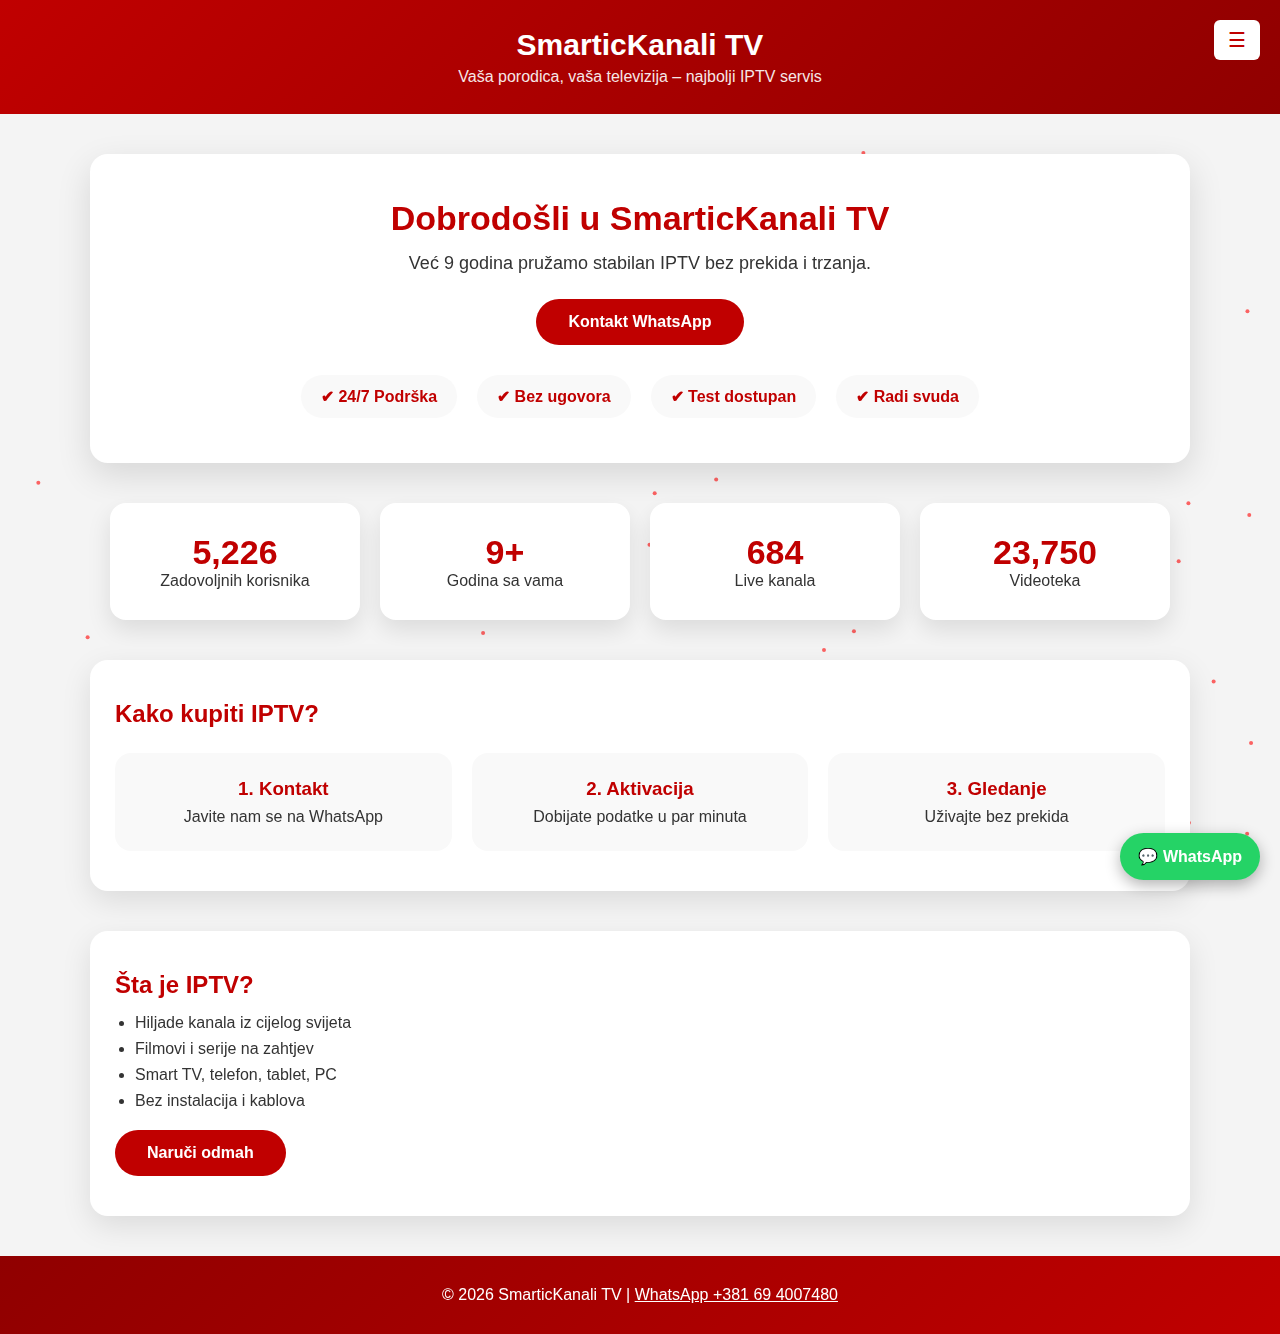
<file: index.html>
<!DOCTYPE html>
<html lang="bs">
<head>
<meta charset="UTF-8">
<meta name="viewport" content="width=device-width, initial-scale=1.0">

<title>SmarticKanali TV | Najbolji IPTV servis</title>

<meta name="description" content="SmarticKanali TV – preko 2100 live kanala, 75.000+ filmova i serija. Stabilan IPTV servis već 9 godina.">
<meta name="keywords" content="IPTV, SmarticKanali, IPTV Balkan, TV kanali, IPTV BiH">
<meta name="author" content="SmarticKanali TV">

<style>
:root{
  --red:#c00000;
  --dark:#900000;
  --light:#ffffff;
  --bg:#f4f4f4;
}

*{margin:0;padding:0;box-sizing:border-box;font-family:Arial,Helvetica,sans-serif;}

body{
  background:var(--bg);
  color:#333;
  overflow-x:hidden;
}

canvas#tech-bg{
  position:fixed;
  inset:0;
  z-index:-1;
}

/* HEADER */
header{
  background:linear-gradient(135deg,var(--red),var(--dark));
  color:#fff;
  padding:28px 20px;
  text-align:center;
  position:relative;
}

header h1{font-size:30px;margin-bottom:6px;}
header p{opacity:.9}

.menu-toggle{
  position:absolute;
  top:20px;
  right:20px;
  background:#fff;
  color:var(--red);
  border:none;
  padding:8px 14px;
  border-radius:6px;
  font-size:20px;
}

/* MENU */
.overlay{
  height:100%;
  width:0;
  position:fixed;
  z-index:10;
  top:0;left:0;
  background:rgba(192,0,0,.97);
  overflow-x:hidden;
  transition:.4s;
  padding-top:60px;
  text-align:center;
}

.overlay a{
  display:block;
  color:#fff;
  padding:12px;
  font-size:22px;
  text-decoration:none;
}

.overlay a:hover{background:rgba(255,255,255,.15);}
.closebtn{
  position:absolute;
  top:15px;
  right:25px;
  font-size:40px;
}

/* HERO */
.hero{
  background:#fff;
  max-width:1100px;
  margin:40px auto;
  padding:45px 25px;
  text-align:center;
  border-radius:18px;
  box-shadow:0 12px 35px rgba(0,0,0,.12);
}

.hero h1{color:var(--red);font-size:34px;margin-bottom:15px;}
.hero p{font-size:18px;margin-bottom:25px;}

.btn{
  display:inline-block;
  background:var(--red);
  color:#fff;
  padding:14px 32px;
  border-radius:30px;
  font-weight:bold;
  text-decoration:none;
}
.btn:hover{background:var(--dark);}

/* TRUST */
.trust{
  display:flex;
  justify-content:center;
  flex-wrap:wrap;
  gap:20px;
  margin-top:30px;
}
.trust div{
  background:#f9f9f9;
  padding:12px 20px;
  border-radius:30px;
  font-weight:bold;
  color:var(--red);
}

/* COUNTERS */
.counters{
  max-width:1100px;
  margin:0 auto 40px;
  padding:0 20px;
  display:grid;
  grid-template-columns:repeat(auto-fit,minmax(200px,1fr));
  gap:20px;
}

.counter-box{
  background:#fff;
  padding:30px;
  text-align:center;
  border-radius:16px;
  box-shadow:0 10px 25px rgba(0,0,0,.1);
}

.counter-box h2{font-size:34px;color:var(--red);}

/* CONTENT */
.content{
  max-width:1100px;
  margin:0 auto 40px;
  background:#fff;
  padding:40px 25px;
  border-radius:18px;
  box-shadow:0 10px 30px rgba(0,0,0,.1);
}

.content h2{color:var(--red);margin-bottom:15px;}
.content ul{margin-left:20px;margin-bottom:20px;}
.content li{margin-bottom:8px;}

/* STEPS */
.steps{
  display:grid;
  grid-template-columns:repeat(auto-fit,minmax(220px,1fr));
  gap:20px;
  margin-top:25px;
}
.step{
  background:#f9f9f9;
  padding:25px;
  border-radius:16px;
  text-align:center;
}
.step h3{color:var(--red);margin-bottom:8px;}

/* FOOTER */
footer{
  background:linear-gradient(135deg,var(--dark),var(--red));
  color:#fff;
  text-align:center;
  padding:30px 20px;
}
footer a{color:#fff;text-decoration:underline;}

/* WHATSAPP */
.whatsapp{
  position:fixed;
  bottom:20px;
  right:20px;
  background:#25D366;
  color:#fff;
  padding:14px 18px;
  border-radius:50px;
  text-decoration:none;
  font-weight:bold;
  box-shadow:0 5px 15px rgba(0,0,0,.3);
  z-index:20;
}

@media(max-width:600px){
  header h1{font-size:24px;}
  .hero h1{font-size:26px;}
}
</style>
</head>

<body>

<canvas id="tech-bg"></canvas>

<header>
  <h1>SmarticKanali TV</h1>
  <p>Vaša porodica, vaša televizija – najbolji IPTV servis</p>
  <button class="menu-toggle" onclick="openNav()">☰</button>
</header>

<div id="myNav" class="overlay">
  <a href="javascript:void(0)" class="closebtn" onclick="closeNav()">×</a>
  <a href="index.html">Početna</a>
  <a href="cjenovnik.html">Cijene i akcije</a>
  <a href="top15.html">Top 30</a>
  <a href="komentari.html">Komentari</a>
  <a href="tim.html">Postani dio tima</a>
  <a href="onama.html">O nama</a>
  <a href="kontakt.html">Kontakt</a>
  <a href="placanje.html">Plaćanje</a>
  <a href="kako-da-gledas.html">Kako da gledaš</a>
  <a href="aplikacije.html">Aplikacije</a>
</div>

<section class="hero">
  <h1>Dobrodošli u SmarticKanali TV</h1>
  <p>Već 9 godina pružamo stabilan IPTV bez prekida i trzanja.</p>
  <a class="btn" href="https://wa.me/381694007480">Kontakt WhatsApp</a>

  <div class="trust">
    <div>✔ 24/7 Podrška</div>
    <div>✔ Bez ugovora</div>
    <div>✔ Test dostupan</div>
    <div>✔ Radi svuda</div>
  </div>
</section>

<section class="counters">
  <div class="counter-box"><h2 class="counter" data-target="16000">0</h2><p>Zadovoljnih korisnika</p></div>
  <div class="counter-box"><h2 class="counter" data-target="9">0</h2><p>Godina sa vama</p></div>
  <div class="counter-box"><h2 class="counter" data-target="2100">0</h2><p>Live kanala</p></div>
  <div class="counter-box"><h2 class="counter" data-target="75000">0</h2><p>Videoteka</p></div>
</section>

<section class="content">
  <h2>Kako kupiti IPTV?</h2>
  <div class="steps">
    <div class="step"><h3>1. Kontakt</h3><p>Javite nam se na WhatsApp</p></div>
    <div class="step"><h3>2. Aktivacija</h3><p>Dobijate podatke u par minuta</p></div>
    <div class="step"><h3>3. Gledanje</h3><p>Uživajte bez prekida</p></div>
  </div>
</section>

<section class="content">
  <h2>Šta je IPTV?</h2>
  <ul>
    <li>Hiljade kanala iz cijelog svijeta</li>
    <li>Filmovi i serije na zahtjev</li>
    <li>Smart TV, telefon, tablet, PC</li>
    <li>Bez instalacija i kablova</li>
  </ul>
  <a class="btn" href="https://wa.me/381694007480">Naruči odmah</a>
</section>

<footer>
  <p>&copy; 2026 SmarticKanali TV |
  <a href="https://wa.me/381694007480">WhatsApp +381 69 4007480</a></p>
</footer>

<a class="whatsapp" href="https://wa.me/381694007480">💬 WhatsApp</a>

<script>
function openNav(){myNav.style.width="100%";}
function closeNav(){myNav.style.width="0";}

document.querySelectorAll('.counter').forEach(c=>{
 let t=+c.dataset.target,i=0;
 let s=setInterval(()=>{i+=Math.ceil(t/120);c.textContent=i>=t?t+"+":i.toLocaleString();if(i>=t)clearInterval(s)},20);
});

// CANVAS
const canvas=document.getElementById('tech-bg'),ctx=canvas.getContext('2d');
function resize(){canvas.width=innerWidth;canvas.height=innerHeight;}
resize();addEventListener('resize',resize);
let p=[];for(let i=0;i<80;i++)p.push({x:Math.random()*innerWidth,y:Math.random()*innerHeight,vx:Math.random()-.5,vy:Math.random()-.5});
(function a(){ctx.clearRect(0,0,canvas.width,canvas.height);p.forEach(e=>{e.x+=e.vx;e.y+=e.vy;if(e.x<0||e.x>canvas.width)e.vx*=-1;if(e.y<0||e.y>canvas.height)e.vy*=-1;ctx.fillStyle="rgba(255,0,0,.6)";ctx.beginPath();ctx.arc(e.x,e.y,2,0,6.28);ctx.fill();});requestAnimationFrame(a)})();
</script>

</body>
</html>
</file>
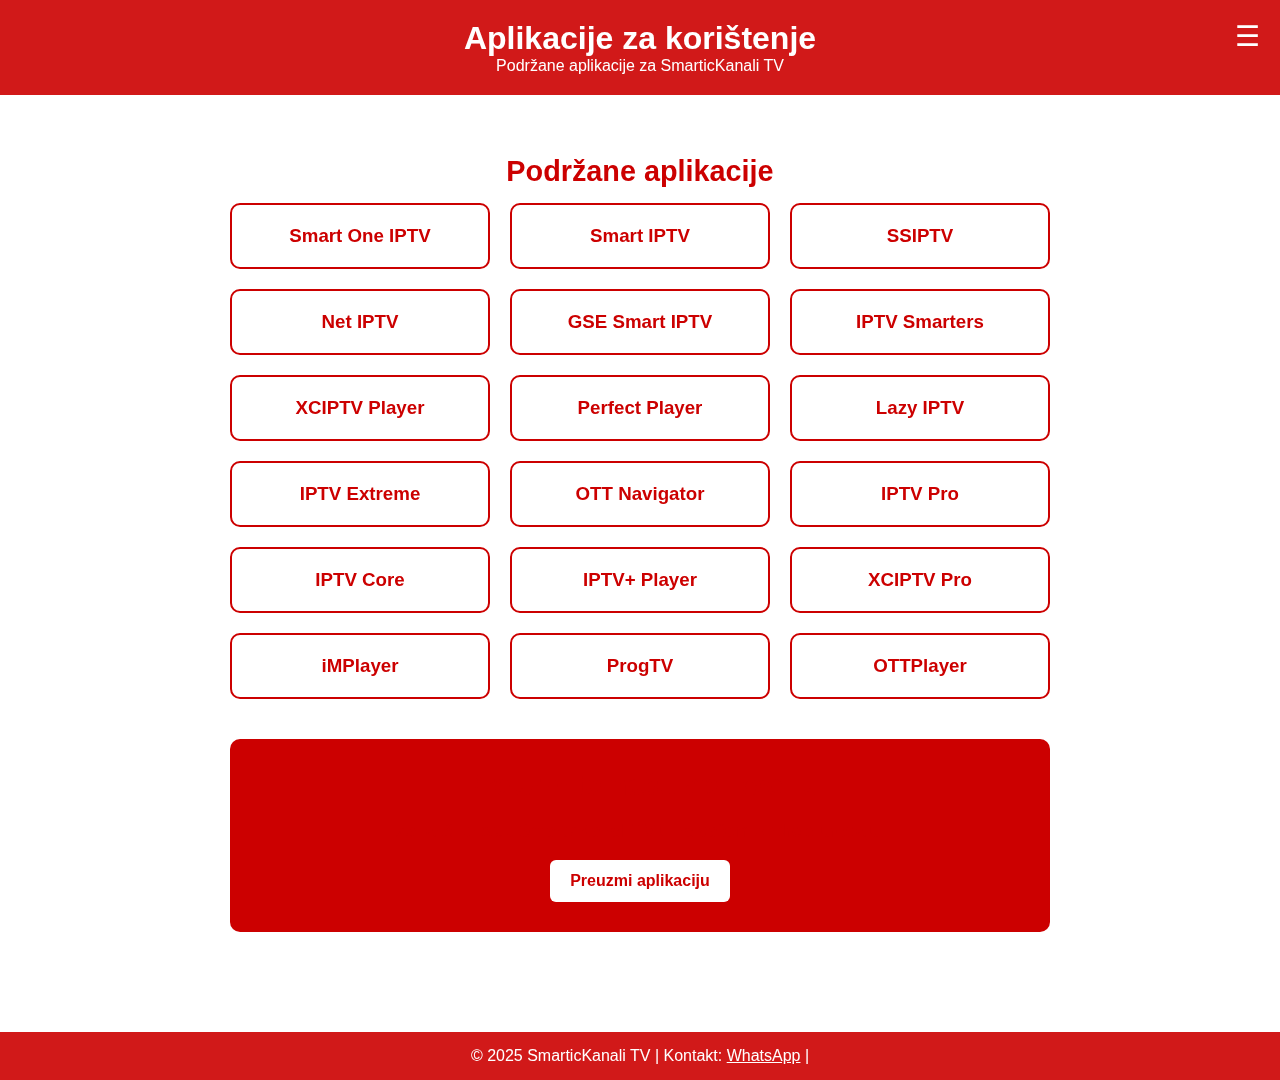
<file: aplikacije.html>
<!DOCTYPE html>
<html lang="bs">
<head>
  <meta charset="UTF-8">
  <meta name="viewport" content="width=device-width, initial-scale=1.0">
  <title>Aplikacije za korištenje - SmarticKanali TV</title>
  <link rel="stylesheet" href="style.css">
  <style>
    /* Dodatni stil samo za aplikacije – crveno/bijela tema */
    .container {
      max-width: 1100px;
      margin: 40px auto;
      padding: 0 20px;
      position: relative;
      z-index: 1;
    }
    h2 {
      text-align: center;
      color: #c00;                /* crveni naslov */
      margin-bottom: 20px;
    }
    .grid {
      display: grid;
      grid-template-columns: repeat(auto-fit, minmax(220px,1fr));
      gap: 20px;
    }
    .card {
      background: #fff;           /* bijela kartica */
      color: #c00;                /* crveni tekst */
      border: 2px solid #c00;
      border-radius: 10px;
      padding: 20px;
      text-align: center;
      transition: .3s;
    }
    .card:hover {
      transform: translateY(-5px);
      background: #ffe5e5;        /* blago crveno na hover */
    }
    .card h3 {
      margin-top: 0;
      color: #c00;
    }
    .highlight {
      background: #c00;
      color: #fff;
      border-radius: 10px;
      padding: 30px 20px;
      text-align: center;
      margin: 40px 0;
    }
    .highlight a.btn {
      display: inline-block;
      margin-top: 15px;
      padding: 12px 20px;
      background: #fff;
      color: #c00;
      text-decoration: none;
      border-radius: 6px;
      font-weight: bold;
    }
    .highlight a.btn:hover {
      background: #f5f5f5;
      color: #a00;
    }
  </style>
</head>
<body>

  <!-- Canvas za animiranu pozadinu -->
  <canvas id="tech-bg"></canvas>

  <header>
    <h1>Aplikacije za korištenje</h1>
    <p>Podržane aplikacije za SmarticKanali TV</p>
    <button class="menu-toggle" onclick="openNav()">☰</button>
  </header>

  <!-- Overlay meni -->
  <div id="myNav" class="overlay">
    <a href="javascript:void(0)" class="closebtn" onclick="closeNav()">×</a>
    <a href="index.html">Početna</a>
    <a href="cjenovnik.html">Cijene i akcije</a>
    <a href="top15.html">Top 15</a>
    <a href="komentari.html">Komentari</a>
    <a href="tim.html">Postani dio tima</a>
    <a href="onama.html">O nama</a>
    <a href="kontakt.html">Kontakt</a>
    <a href="placanje.html">Plaćanje</a>
    <a href="kako-da-gledas.html">Kako da gledaš</a>
    <a href="aplikacije.html">Aplikacije za korištenje</a>
  </div>

  <section class="content">
    <div class="container">
      <h2>Podržane aplikacije</h2>
      <div class="grid">
        <div class="card"><h3>Smart One IPTV</h3></div>
        <div class="card"><h3>Smart IPTV</h3></div>
        <div class="card"><h3>SSIPTV</h3></div>
        <div class="card"><h3>Net IPTV</h3></div>
        <div class="card"><h3>GSE Smart IPTV</h3></div>
        <div class="card"><h3>IPTV Smarters</h3></div>
        <div class="card"><h3>XCIPTV Player</h3></div>
        <div class="card"><h3>Perfect Player</h3></div>
        <div class="card"><h3>Lazy IPTV</h3></div>
        <div class="card"><h3>IPTV Extreme</h3></div>
        <div class="card"><h3>OTT Navigator</h3></div>
        <div class="card"><h3>IPTV Pro</h3></div>
        <div class="card"><h3>IPTV Core</h3></div>
        <div class="card"><h3>IPTV+ Player</h3></div>
        <div class="card"><h3>XCIPTV Pro</h3></div>
        <div class="card"><h3>iMPlayer</h3></div>
        <div class="card"><h3>ProgTV</h3></div>
        <div class="card"><h3>OTTPlayer</h3></div>
      </div>

      <div class="highlight">
        <h2>Preuzmite našu aplikaciju</h2>
        <p>Za lakši pristup SmarticKanali TV-u na vašem Android uređaju.</p>
        <a class="btn" href="https://www.google.com/amp/s/apkpure.com/geniuses-player-pro/com.geniusesplayerpro.geniusesplayerproiptvbox/amp" target="_blank">
          Preuzmi aplikaciju
        </a>
      </div>
    </div>
  </section>

  <footer>
    <p>&copy; 2025 SmarticKanali TV | Kontakt:
      <a href="https://wa.me/4915755749502">WhatsApp</a> |

    </p>
  </footer>

  <!-- JS -->
  <script>
    function openNav(){ document.getElementById("myNav").style.width="100%"; }
    function closeNav(){ document.getElementById("myNav").style.width="0%"; }

    // Canvas particles – zadržano iz originala
    const canvas = document.getElementById('tech-bg');
    const ctx = canvas.getContext('2d');
    let width = canvas.width = window.innerWidth;
    let height = canvas.height = window.innerHeight;

    window.addEventListener('resize', () => {
      width = canvas.width = window.innerWidth;
      height = canvas.height = window.innerHeight;
    });

    const particleCount = 80;
    const particles = [];
    const icons = [];
    const iconUrls = [
      'https://cdn-icons-png.flaticon.com/32/1087/1087863.png',
      'https://cdn-icons-png.flaticon.com/32/4140/4140048.png',
      'https://cdn-icons-png.flaticon.com/32/715/715676.png'
    ];
    const iconImgs = iconUrls.map(src => { const i = new Image(); i.src=src; return i; });

    class Particle {
      constructor(){
        this.x=Math.random()*width;
        this.y=Math.random()*height;
        this.size=Math.random()*2+1;
        this.speedX=Math.random()*1-0.5;
        this.speedY=Math.random()*1-0.5;
      }
      update(){
        this.x+=this.speedX;
        this.y+=this.speedY;
        if(this.x>width)this.x=0;
        if(this.x<0)this.x=width;
        if(this.y>height)this.y=0;
        if(this.y<0)this.y=height;
      }
      draw(){
        ctx.fillStyle='rgba(204,0,0,0.7)';    // crvene čestice
        ctx.beginPath();
        ctx.arc(this.x,this.y,this.size,0,Math.PI*2);
        ctx.fill();
      }
    }

    class Icon {
      constructor(img){
        this.img=img;
        this.x=Math.random()*width;
        this.y=Math.random()*height;
        this.size=32+Math.random()*16;
        this.speedX=Math.random()*1-0.5;
        this.speedY=Math.random()*1-0.5;
      }
      update(){
        this.x+=this.speedX;
        this.y+=this.speedY;
        if(this.x>width)this.x=0;
        if(this.x<0)this.x=width;
        if(this.y>height)this.y=0;
        if(this.y<0)this.y=height;
      }
      draw(){ ctx.drawImage(this.img,this.x,this.y,this.size,this.size); }
    }

    for(let i=0;i<particleCount;i++) particles.push(new Particle());
    for(let i=0;i<20;i++) icons.push(new Icon(iconImgs[Math.floor(Math.random()*iconImgs.length)]));

    function animate(){
      ctx.clearRect(0,0,width,height);
      particles.forEach(p=>{p.update();p.draw();});
      for(let i=0;i<particles.length;i++){
        for(let j=i+1;j<particles.length;j++){
          let dx=particles[i].x-particles[j].x;
          let dy=particles[i].y-particles[j].y;
          let dist=Math.sqrt(dx*dx+dy*dy);
          if(dist<100){
            ctx.strokeStyle='rgba(204,0,0,0.1)'; // linije u crvenoj nijansi
            ctx.lineWidth=1;
            ctx.beginPath();
            ctx.moveTo(particles[i].x,particles[i].y);
            ctx.lineTo(particles[j].x,particles[j].y);
            ctx.stroke();
          }
        }
      }
      icons.forEach(ic=>{ic.update();ic.draw();});
      requestAnimationFrame(animate);
    }
    animate();
  </script>

</body>
</html>
</file>
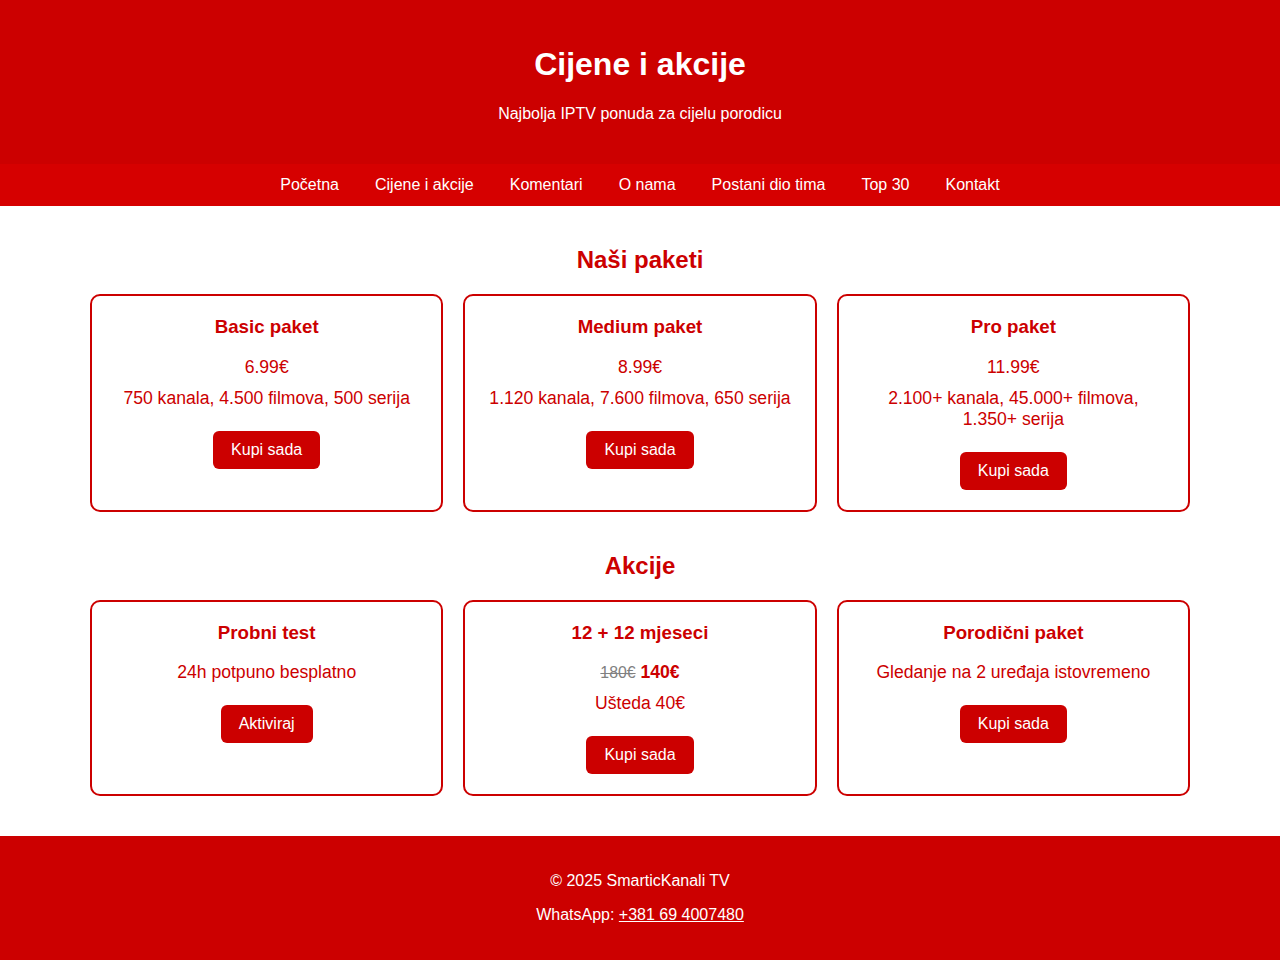
<file: cjenovnik.html>
<!DOCTYPE html>
<html lang="bs">
<head>
  <meta charset="UTF-8">
  <meta name="viewport" content="width=device-width, initial-scale=1.0">
  <title>Cijene i akcije - SmarticKanali TV</title>
  <style>
    body { margin:0; font-family:Arial,sans-serif; background:#fff; color:#c00; }
    header { background:#c00; color:#fff; padding:25px; text-align:center; }

    /* Navigacija */
    nav { background:#d60000; display:flex; justify-content:center; flex-wrap:wrap; }
    nav a { color:#fff; text-decoration:none; padding:12px 18px; display:block; }
    nav a:hover { background:#ffe5e5; color:#c00; }

    /* Hamburger meni */
    .menu-toggle {
      display:none;
      flex-direction:column;
      cursor:pointer;
      padding:10px;
      position:absolute;
      top:20px;
      right:20px;
    }
    .menu-toggle div {
      width:30px;
      height:4px;
      background:#fff;
      margin:5px 0;
      transition:0.3s;
    }

    /* Mobile prikaz */
    @media (max-width:768px) {
      nav {
        display:none;
        flex-direction:column;
        text-align:center;
      }
      nav.active { display:flex; }
      .menu-toggle { display:flex; }
    }

    .container { max-width:1100px; margin:40px auto; padding:0 20px; }
    h2 { text-align:center; color:#c00; margin-bottom:20px; }
    .grid { display:grid; grid-template-columns:repeat(auto-fit, minmax(280px,1fr)); gap:20px; }
    .card { background:#fff; border:2px solid #c00; border-radius:10px; padding:20px; text-align:center; transition:.3s; }
    .card:hover { transform:translateY(-5px); }
    .card h3 { margin-top:0; color:#c00; }
    .card p { margin:10px 0; font-size:1.1em; }
    .old-price { text-decoration:line-through; color:gray; font-size:0.9em; }
    .btn { display:inline-block; margin-top:12px; padding:10px 18px; background:#c00; color:#fff; text-decoration:none; border-radius:6px; }
    .btn:hover { background:#a00; }
    footer { background:#c00; color:#fff; text-align:center; padding:20px; margin-top:40px; }
    footer a { color:#fff; text-decoration:underline; }
  </style>
</head>
<body>
  <header>
    <h1>Cijene i akcije</h1>
    <p>Najbolja IPTV ponuda za cijelu porodicu</p>

    <!-- Hamburger dugme -->
    <div class="menu-toggle" onclick="toggleMenu()">
      <div></div>
      <div></div>
      <div></div>
    </div>
  </header>

  <nav id="navbar">
    <a href="index.html">Početna</a>
    <a href="cjenovnik.html">Cijene i akcije</a>
    <a href="komentari.html">Komentari</a>
    <a href="onama.html">O nama</a>
    <a href="tim.html">Postani dio tima</a>
    <a href="top15.html">Top 30</a>
    <a href="kontakt.html">Kontakt</a>
  </nav>

  <div class="container">
    <h2>Naši paketi</h2>
    <div class="grid">
      <div class="card">
        <h3>Basic paket</h3>
        <p>6.99€</p>
        <p>750 kanala, 4.500 filmova, 500 serija</p>
        <a class="btn" href="https://wa.me/381694007480">Kupi sada</a>
      </div>
      <div class="card">
        <h3>Medium paket</h3>
        <p>8.99€</p>
        <p>1.120 kanala, 7.600 filmova, 650 serija</p>
        <a class="btn" href="https://wa.me/381694007480">Kupi sada</a>
      </div>
      <div class="card">
        <h3>Pro paket</h3>
        <p>11.99€</p>
        <p>2.100+ kanala, 45.000+ filmova, 1.350+ serija</p>
        <a class="btn" href="https://wa.me/381694007480">Kupi sada</a>
      </div>
    </div>

    <h2 style="margin-top:40px;">Akcije</h2>
    <div class="grid">
      <div class="card">
        <h3>Probni test</h3>
        <p>24h potpuno besplatno</p>
        <a class="btn" href="https://wa.me/381694007480">Aktiviraj</a>
      </div>
      <div class="card">
        <h3>12 + 12 mjeseci</h3>
        <p><span class="old-price">180€</span> <strong>140€</strong></p>
        <p>Ušteda 40€</p>
        <a class="btn" href="https://wa.me/381694007480">Kupi sada</a>
      </div>
      <div class="card">
        <h3>Porodični paket</h3>
        <p>Gledanje na 2 uređaja istovremeno</p>
        <a class="btn" href="https://wa.me/381694007480">Kupi sada</a>
      </div>
    </div>
  </div>

  <footer>
    <p>&copy; 2025 SmarticKanali TV</p>
    <p>WhatsApp: <a href="https://wa.me/381694007480">+381 69 4007480</a></p>
  </footer>

  <script>
    function toggleMenu() {
      document.getElementById("navbar").classList.toggle("active");
    }
  </script>
</body>
</html>
</file>
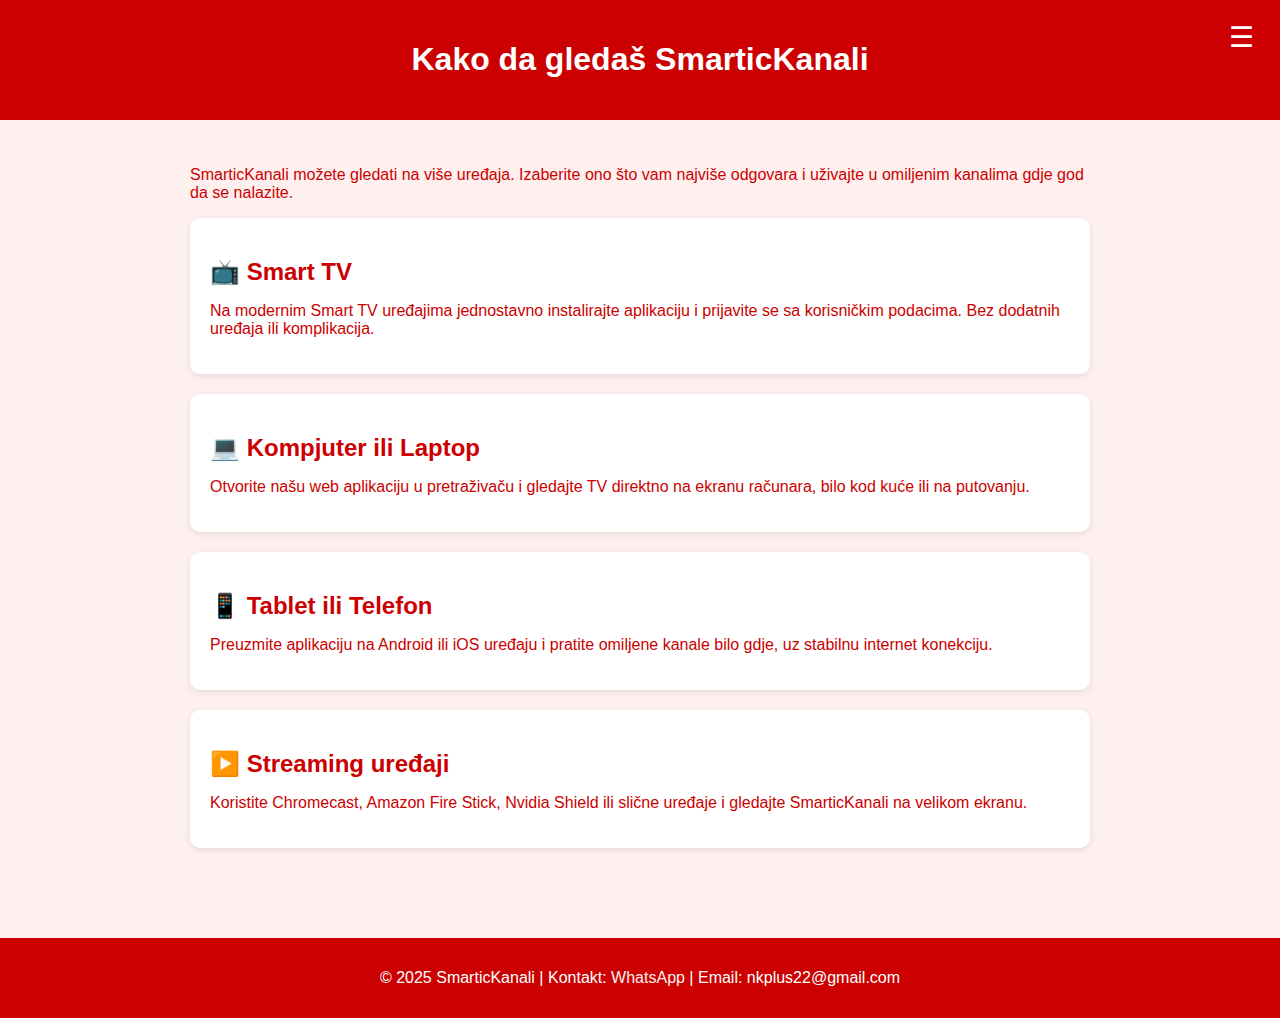
<file: kako-da-gledas.html>
<!DOCTYPE html>
<html lang="bs">
<head>
  <meta charset="UTF-8">
  <meta name="viewport" content="width=device-width, initial-scale=1.0">
  <title>Kako da gledaš | SmarticKanali</title>
  <style>
    body { margin: 0; font-family: Arial, sans-serif; background: #fff0f0; color: #c00; }
    header { background: #c00; color: #fff; padding: 20px; text-align: center; position: relative; }
    .menu-toggle { position: absolute; top: 20px; right: 20px; font-size: 28px; cursor: pointer; background: none; border: none; color: #fff; }
    .overlay { height: 100%; width: 0; position: fixed; z-index: 1000; top: 0; left: 0; background-color: rgba(192,0,0,0.95); overflow-x: hidden; transition: 0.4s; padding-top: 60px; }
    .overlay a { display: block; text-decoration: none; font-size: 1.5em; color: #fff; padding: 15px; text-align: center; transition: 0.3s; }
    .overlay a:hover { background: #ff4d4d; }
    .overlay .closebtn { position: absolute; top: 15px; right: 30px; font-size: 40px; color: #fff; cursor: pointer; }
    .content { max-width: 900px; margin: auto; padding: 30px 20px; }
    .device { background: #fff; margin-bottom: 20px; padding: 20px; border-radius: 10px; box-shadow: 0 2px 6px rgba(0,0,0,0.1); }
    .device h2 { color: #c00; margin-bottom: 10px; }
    footer { background: #c00; color: #fff; text-align: center; padding: 15px; margin-top: 40px; }
    footer a { color: #fff0f0; text-decoration: none; }
  </style>
</head>
<body>

  <header>
    <h1>Kako da gledaš SmarticKanali</h1>
    <button class="menu-toggle" onclick="openNav()">☰</button>
  </header>

  <div id="myNav" class="overlay">
    <a href="javascript:void(0)" class="closebtn" onclick="closeNav()">×</a>
    <a href="index.html">🏠 Početna</a>
    <a href="cjenovnik.html">💰 Cijene i akcije</a>
    <a href="top15.html">🎬 Top 30</a>
    <a href="komentari.html">💬 Komentari</a>
    <a href="tim.html">👥 Postani dio tima</a>
    <a href="onama.html">ℹ️ O nama</a>
    <a href="kontakt.html">📞 Kontakt</a>
    <a href="placanje.html">💳 Plaćanje</a>
    <a href="kako-da-gledas.html">📺 Kako da gledaš</a>
  </div>

  <main class="content">
    <p>SmarticKanali možete gledati na više uređaja. Izaberite ono što vam najviše odgovara i uživajte u omiljenim kanalima gdje god da se nalazite.</p>

    <div class="device">
      <h2>📺 Smart TV</h2>
      <p>Na modernim Smart TV uređajima jednostavno instalirajte aplikaciju i prijavite se sa korisničkim podacima. Bez dodatnih uređaja ili komplikacija.</p>
    </div>

    <div class="device">
      <h2>💻 Kompjuter ili Laptop</h2>
      <p>Otvorite našu web aplikaciju u pretraživaču i gledajte TV direktno na ekranu računara, bilo kod kuće ili na putovanju.</p>
    </div>

    <div class="device">
      <h2>📱 Tablet ili Telefon</h2>
      <p>Preuzmite aplikaciju na Android ili iOS uređaju i pratite omiljene kanale bilo gdje, uz stabilnu internet konekciju.</p>
    </div>

    <div class="device">
      <h2>▶️ Streaming uređaji</h2>
      <p>Koristite Chromecast, Amazon Fire Stick, Nvidia Shield ili slične uređaje i gledajte SmarticKanali na velikom ekranu.</p>
    </div>
  </main>

  <footer>
    <p>&copy; 2025 SmarticKanali | Kontakt: <a href="https://wa.me/381694007480">WhatsApp</a> | Email: nkplus22@gmail.com</p>
  </footer>

  <script>
    function openNav() { document.getElementById("myNav").style.width = "100%"; }
    function closeNav() { document.getElementById("myNav").style.width = "0%"; }
  </script>
</body>
</html>
</file>
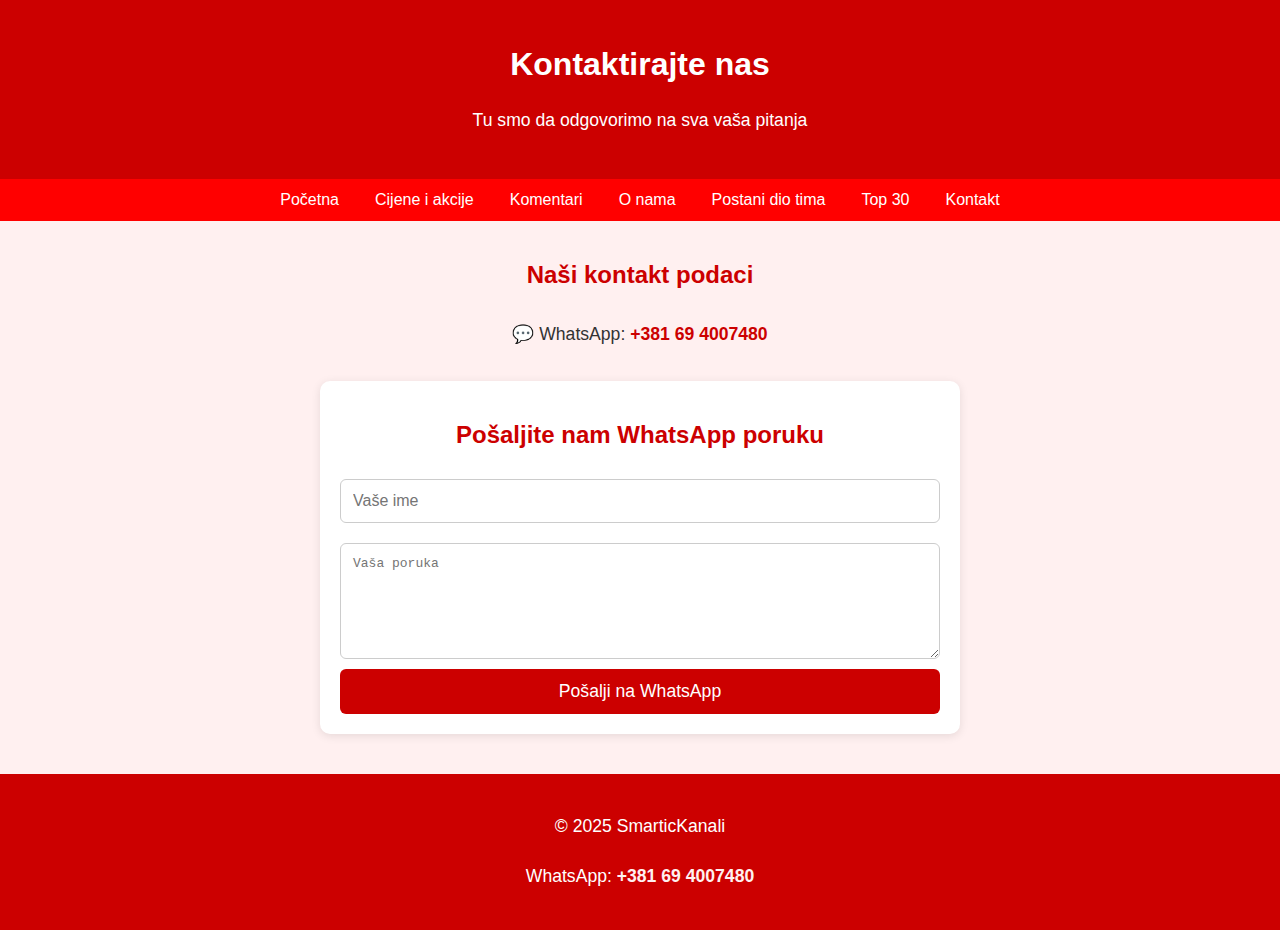
<file: kontakt.html>
<!DOCTYPE html>
<html lang="bs">
<head>
  <meta charset="UTF-8">
  <meta name="viewport" content="width=device-width, initial-scale=1.0">
  <title>Kontakt - SmarticKanali</title>
  <style>
    body { margin:0; font-family:Arial,sans-serif; background:#fff0f0; color:#333; }
    header { background:#c00; color:#fff; padding:25px; text-align:center; }

    /* Navigacija */
    nav { background:#ff0000; display:flex; justify-content:center; flex-wrap:wrap; }
    nav a { color:#fff; text-decoration:none; padding:12px 18px; display:block; }
    nav a:hover { background:#ff4d4d; color:#fff; }

    /* Hamburger dugme */
    .menu-toggle { 
      display:none; 
      font-size:28px; 
      background:none; 
      border:none; 
      color:white; 
      cursor:pointer; 
      padding:12px 18px; 
    }

    @media (max-width:768px) {
      nav { display:none; flex-direction:column; text-align:center; }
      nav.show { display:flex; }
      .menu-toggle { display:block; background:#ff0000; width:100%; text-align:right; }
    }

    .container { max-width:1000px; margin:40px auto; padding:0 20px; }
    h2 { text-align:center; color:#c00; margin-bottom:20px; }
    p { font-size:1.1em; line-height:1.8; text-align:center; }
    .contact-info { text-align:center; margin:30px 0; }
    .contact-info a { color:#c00; text-decoration:none; font-weight:bold; }
    .form-box { background:#fff; padding:20px; border-radius:10px; box-shadow:0 2px 10px rgba(0,0,0,0.1); max-width:600px; margin:0 auto; }
    form { display:flex; flex-direction:column; }
    input, textarea { margin:10px 0; padding:12px; border:1px solid #ccc; border-radius:6px; font-size:1em; }
    button { background:#c00; color:#fff; border:none; padding:12px; border-radius:6px; font-size:1.1em; cursor:pointer; }
    button:hover { background:#ff4d4d; }
    footer { background:#c00; color:#fff; text-align:center; padding:20px; margin-top:40px; }
    footer a { color:#fff0f0; text-decoration:none; font-weight:bold; }
  </style>
</head>
<body>
  <header>
    <h1>Kontaktirajte nas</h1>
    <p>Tu smo da odgovorimo na sva vaša pitanja</p>
    <button class="menu-toggle" onclick="toggleMenu()">☰</button>
  </header>

  <nav id="mainMenu">
    <a href="index.html">Početna</a>
    <a href="cjenovnik.html">Cijene i akcije</a>
    <a href="komentari.html">Komentari</a>
    <a href="onama.html">O nama</a>
    <a href="tim.html">Postani dio tima</a>
    <a href="top15.html">Top 30</a>
    <a href="kontakt.html">Kontakt</a>
  </nav>

  <div class="container">
    <h2>Naši kontakt podaci</h2>
    <div class="contact-info">
      <p>💬 WhatsApp: <a href="https://wa.me/381694007480">+381 69 4007480</a></p>
    </div>

    <div class="form-box">
      <h2>Pošaljite nam WhatsApp poruku</h2>
      <form id="whatsappForm">
        <input type="text" id="ime" placeholder="Vaše ime" required>
        <textarea id="poruka" rows="6" placeholder="Vaša poruka" required></textarea>
        <button type="submit">Pošalji na WhatsApp</button>
      </form>
    </div>
  </div>

  <footer>
    <p>&copy; 2025 SmarticKanali</p>
    <p>WhatsApp: <a href="https://wa.me/381694007480">+381 69 4007480</a></p>
  </footer>

  <script>
    // Toggle hamburger meni
    function toggleMenu() {
      document.getElementById("mainMenu").classList.toggle("show");
    }

    // WhatsApp forma
    document.getElementById("whatsappForm").addEventListener("submit", function(e) {
      e.preventDefault();
      let ime = document.getElementById("ime").value;
      let poruka = document.getElementById("poruka").value;
      let broj = "381694007480";
      let tekst = `👤 Ime: ${ime}%0A💬 Poruka: ${poruka}`;
      let link = `https://wa.me/${broj}?text=${tekst}`;
      window.open(link, "_blank");
    });
  </script>
</body>
</html>
</file>
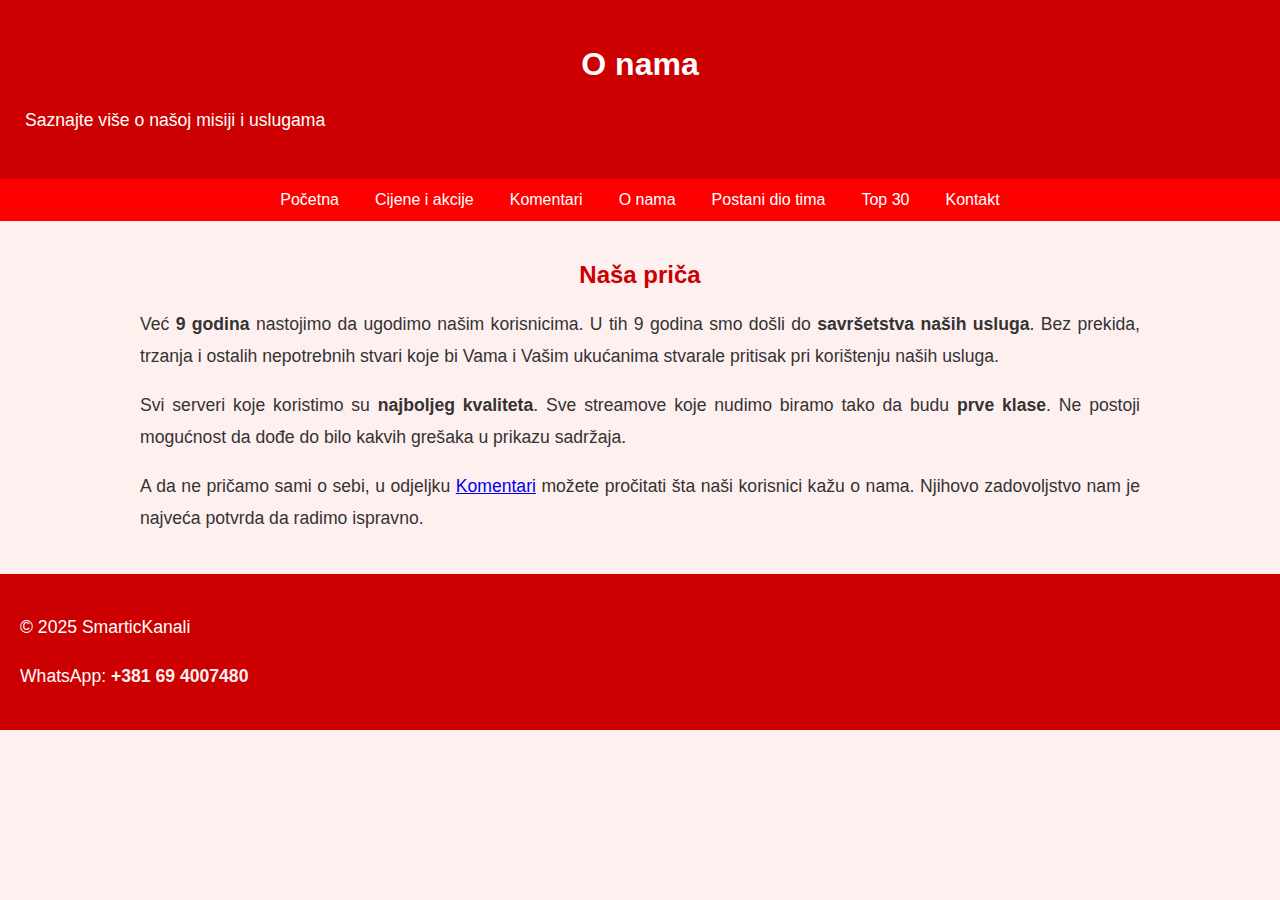
<file: onama.html>
<!DOCTYPE html>
<html lang="bs">
<head>
  <meta charset="UTF-8">
  <meta name="viewport" content="width=device-width, initial-scale=1.0">
  <title>O nama - SmarticKanali</title>
  <style>
    body { margin:0; font-family:Arial,sans-serif; background:#fff0f0; color:#333; }
    header { background:#c00; color:#fff; padding:25px; text-align:center; }

    /* Navigacija */
    nav { background:#ff0000; display:flex; justify-content:center; flex-wrap:wrap; }
    nav a { color:#fff; text-decoration:none; padding:12px 18px; display:block; }
    nav a:hover { background:#ff4d4d; color:#fff; }

    /* Hamburger dugme */
    .menu-toggle { 
      display:none; 
      font-size:28px; 
      background:none; 
      border:none; 
      color:white; 
      cursor:pointer; 
      padding:12px 18px; 
    }

    @media (max-width:768px) {
      nav { display:none; flex-direction:column; text-align:center; }
      nav.show { display:flex; }
      .menu-toggle { display:block; background:#ff0000; width:100%; text-align:right; }
    }

    .container { max-width:1000px; margin:40px auto; padding:0 20px; }
    h2 { text-align:center; color:#c00; margin-bottom:20px; }
    p { line-height:1.8; font-size:1.1em; text-align:justify; }
    footer { background:#c00; color:#fff; text-align:center; padding:20px; margin-top:40px; }
    footer a { color:#fff0f0; text-decoration:none; font-weight:bold; }
  </style>
</head>
<body>
  <header>
    <h1>O nama</h1>
    <p>Saznajte više o našoj misiji i uslugama</p>
    <button class="menu-toggle" onclick="toggleMenu()">☰</button>
  </header>

  <nav id="mainMenu">
    <a href="index.html">Početna</a>
    <a href="cjenovnik.html">Cijene i akcije</a>
    <a href="komentari.html">Komentari</a>
    <a href="onama.html">O nama</a>
    <a href="tim.html">Postani dio tima</a>
    <a href="top15.html">Top 30</a>
    <a href="kontakt.html">Kontakt</a>
  </nav>

  <div class="container">
    <h2>Naša priča</h2>
    <p>
      Već <strong>9 godina</strong> nastojimo da ugodimo našim korisnicima.  
      U tih 9 godina smo došli do <strong>savršetstva naših usluga</strong>.  
      Bez prekida, trzanja i ostalih nepotrebnih stvari koje bi Vama i Vašim ukućanima stvarale pritisak pri korištenju naših usluga.
    </p>
    <p>
      Svi serveri koje koristimo su <strong>najboljeg kvaliteta</strong>.  
      Sve streamove koje nudimo biramo tako da budu <strong>prve klase</strong>.  
      Ne postoji mogućnost da dođe do bilo kakvih grešaka u prikazu sadržaja.
    </p>
    <p>
      A da ne pričamo sami o sebi, u odjeljku <a href="komentari.html">Komentari</a> možete pročitati šta naši korisnici kažu o nama.  
      Njihovo zadovoljstvo nam je najveća potvrda da radimo ispravno.
    </p>
  </div>

  <footer>
    <p>&copy; 2025 SmarticKanali</p>
    <p>WhatsApp: <a href="https://wa.me/381694007480">+381 69 4007480</a></p>
  </footer>

  <script>
    function toggleMenu() {
      document.getElementById("mainMenu").classList.toggle("show");
    }
  </script>
</body>
</html>
</file>
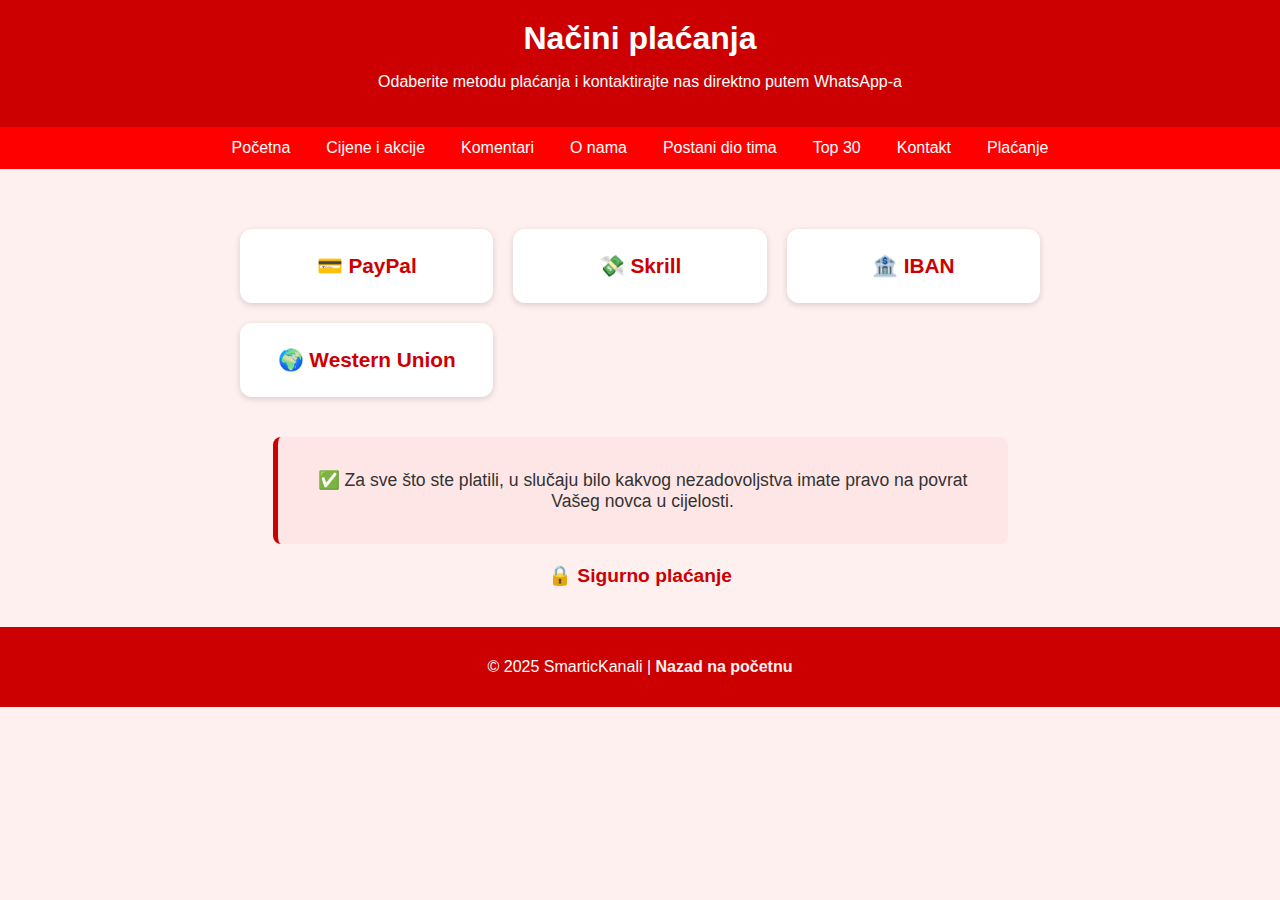
<file: placanje.html>
<!DOCTYPE html>
<html lang="bs">
<head>
  <meta charset="UTF-8">
  <meta name="viewport" content="width=device-width, initial-scale=1.0">
  <title>Plaćanje - SmarticKanali</title>
  <style>
    body {
      font-family: Arial, sans-serif;
      background: #fff0f0;
      margin: 0;
      padding: 0;
      color: #333;
    }
    header {
      background: #c00;
      color: #fff;
      text-align: center;
      padding: 20px;
    }
    h1 { margin: 0; font-size: 2em; }

    /* Navigacija */
    nav { background:#ff0000; display:flex; justify-content:center; flex-wrap:wrap; }
    nav a { color:#fff; text-decoration:none; padding:12px 18px; display:block; }
    nav a:hover { background:#ff4d4d; color:#fff; }

    /* Hamburger dugme */
    .menu-toggle { 
      display:none; 
      font-size:28px; 
      background:none; 
      border:none; 
      color:white; 
      cursor:pointer; 
      padding:12px 18px; 
    }

    @media (max-width:768px) {
      nav { display:none; flex-direction:column; text-align:center; }
      nav.show { display:flex; }
      .menu-toggle { display:block; background:#ff0000; width:100%; text-align:right; }
    }

    .payment-options {
      max-width: 800px;
      margin: 40px auto 20px auto;
      display: grid;
      grid-template-columns: repeat(auto-fit, minmax(200px, 1fr));
      gap: 20px;
      padding: 20px;
    }
    .option {
      background: #fff;
      padding: 25px;
      border-radius: 12px;
      text-align: center;
      font-size: 1.3em;
      font-weight: bold;
      font-family: "Trebuchet MS", sans-serif;
      color: #c00;
      box-shadow: 0 2px 6px rgba(0,0,0,0.15);
      transition: 0.3s;
      cursor: pointer;
      text-decoration: none;
      display: block;
    }
    .option:hover {
      background: #c00;
      color: #fff;
      transform: translateY(-5px);
    }
    .guarantee {
      text-align: center;
      font-size: 1.1em;
      margin: 20px auto;
      max-width: 700px;
      color: #333;
      padding: 15px;
      background: #ffe6e6;
      border-left: 5px solid #c00;
      border-radius: 8px;
    }
    .secure {
      text-align: center;
      margin: 10px 0 40px 0;
      font-weight: bold;
      color: #c00;
      font-size: 1.2em;
    }
    footer {
      background: #c00;
      color: #fff;
      text-align: center;
      padding: 15px;
      margin-top: 40px;
    }
    footer a {
      color: #fff0f0;
      text-decoration: none;
      font-weight: bold;
    }
  </style>
</head>
<body>
  <header>
    <h1>Načini plaćanja</h1>
    <p>Odaberite metodu plaćanja i kontaktirajte nas direktno putem WhatsApp-a</p>
    <button class="menu-toggle" onclick="toggleMenu()">☰</button>
  </header>

  <nav id="mainMenu">
    <a href="index.html">Početna</a>
    <a href="cjenovnik.html">Cijene i akcije</a>
    <a href="komentari.html">Komentari</a>
    <a href="onama.html">O nama</a>
    <a href="tim.html">Postani dio tima</a>
    <a href="top15.html">Top 30</a>
    <a href="kontakt.html">Kontakt</a>
    <a href="placanje.html">Plaćanje</a>
  </nav>

  <section class="payment-options">
    <a href="https://wa.me/381694007480" class="option">💳 PayPal</a>
    <a href="https://wa.me/381694007480" class="option">💸 Skrill</a>
    <a href="https://wa.me/381694007480" class="option">🏦 IBAN</a>
    <a href="https://wa.me/381694007480" class="option">🌍 Western Union</a>
  </section>

  <div class="guarantee">
    <p>✅ Za sve što ste platili, u slučaju bilo kakvog nezadovoljstva imate pravo na povrat Vašeg novca u cijelosti.</p>
  </div>

  <div class="secure">
    🔒 Sigurno plaćanje
  </div>

  <footer>
    <p>&copy; 2025 SmarticKanali | <a href="index.html">Nazad na početnu</a></p>
  </footer>

  <script>
    function toggleMenu() {
      document.getElementById("mainMenu").classList.toggle("show");
    }
  </script>
</body>
</html>
</file>
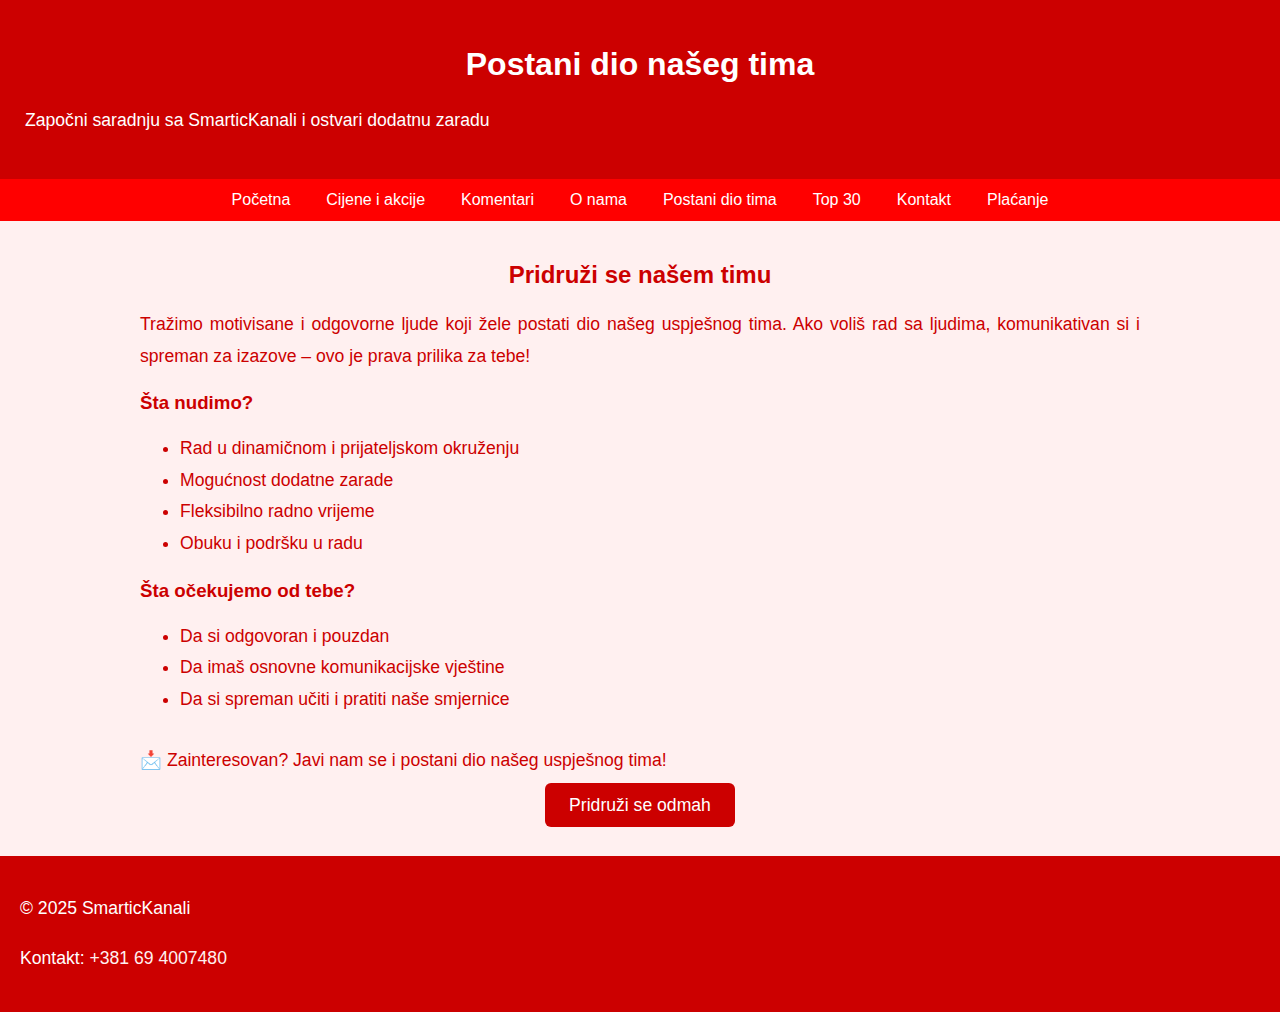
<file: tim.html>
<!DOCTYPE html>
<html lang="bs">
<head>
  <meta charset="UTF-8">
  <meta name="viewport" content="width=device-width, initial-scale=1.0">
  <title>Postani dio tima - SmarticKanali</title>
  <style>
    body { margin:0; font-family:Arial,sans-serif; background:#fff0f0; color:#c00; }
    header { background:#c00; color:#fff; padding:25px; text-align:center; }

    /* Navigacija */
    nav { background:#ff0000; display:flex; justify-content:center; flex-wrap:wrap; }
    nav a { color:#fff; text-decoration:none; padding:12px 18px; display:block; }
    nav a:hover { background:#ff4d4d; color:#fff; }

    /* Hamburger dugme */
    .menu-toggle { 
      display:none; 
      font-size:28px; 
      background:none; 
      border:none; 
      color:white; 
      cursor:pointer; 
      padding:12px 18px; 
    }
    @media (max-width:768px) {
      nav { display:none; flex-direction:column; text-align:center; }
      nav.show { display:flex; }
      .menu-toggle { display:block; background:#ff0000; width:100%; text-align:right; }
    }

    .container { max-width:1000px; margin:40px auto; padding:0 20px; }
    h2 { text-align:center; color:#c00; margin-bottom:20px; }
    h3 { color:#c00; margin-top:20px; }
    p { line-height:1.8; font-size:1.1em; text-align:justify; }
    ul { line-height:1.8; font-size:1.1em; }
    .cta { text-align:center; margin:30px 0; }
    .cta a { background:#c00; color:#fff; padding:12px 24px; border-radius:6px; text-decoration:none; font-size:1.1em; }
    .cta a:hover { background:#a10000; }
    footer { background:#c00; color:#fff; text-align:center; padding:20px; margin-top:40px; }
    footer a { color:#fff0f0; text-decoration:none; }
  </style>
</head>
<body>
  <header>
    <h1>Postani dio našeg tima</h1>
    <p>Započni saradnju sa SmarticKanali i ostvari dodatnu zaradu</p>
    <button class="menu-toggle" onclick="toggleMenu()">☰</button>
  </header>

  <nav id="mainMenu">
    <a href="index.html">Početna</a>
    <a href="cjenovnik.html">Cijene i akcije</a>
    <a href="komentari.html">Komentari</a>
    <a href="onama.html">O nama</a>
    <a href="tim.html">Postani dio tima</a>
    <a href="top15.html">Top 30</a>
    <a href="kontakt.html">Kontakt</a>
    <a href="placanje.html">Plaćanje</a>
  </nav>

  <div class="container">
    <h2>Pridruži se našem timu</h2>
    <p>
      Tražimo motivisane i odgovorne ljude koji žele postati dio našeg uspješnog tima.  
      Ako voliš rad sa ljudima, komunikativan si i spreman za izazove – ovo je prava prilika za tebe!
    </p>

    <h3>Šta nudimo?</h3>
    <ul>
      <li>Rad u dinamičnom i prijateljskom okruženju</li>
      <li>Mogućnost dodatne zarade</li>
      <li>Fleksibilno radno vrijeme</li>
      <li>Obuku i podršku u radu</li>
    </ul>

    <h3>Šta očekujemo od tebe?</h3>
    <ul>
      <li>Da si odgovoran i pouzdan</li>
      <li>Da imaš osnovne komunikacijske vještine</li>
      <li>Da si spreman učiti i pratiti naše smjernice</li>
    </ul>

    <div class="cta">
      <p>📩 Zainteresovan? Javi nam se i postani dio našeg uspješnog tima!</p>
      <a href="https://wa.me/381694007480">Pridruži se odmah</a>
    </div>
  </div>

  <footer>
    <p>&copy; 2025 SmarticKanali</p>
    <p>Kontakt: <a href="https://wa.me/381694007480">+381 69 4007480</a></p>
  </footer>

  <script>
    function toggleMenu() {
      document.getElementById("mainMenu").classList.toggle("show");
    }
  </script>
</body>
</html>
</file>
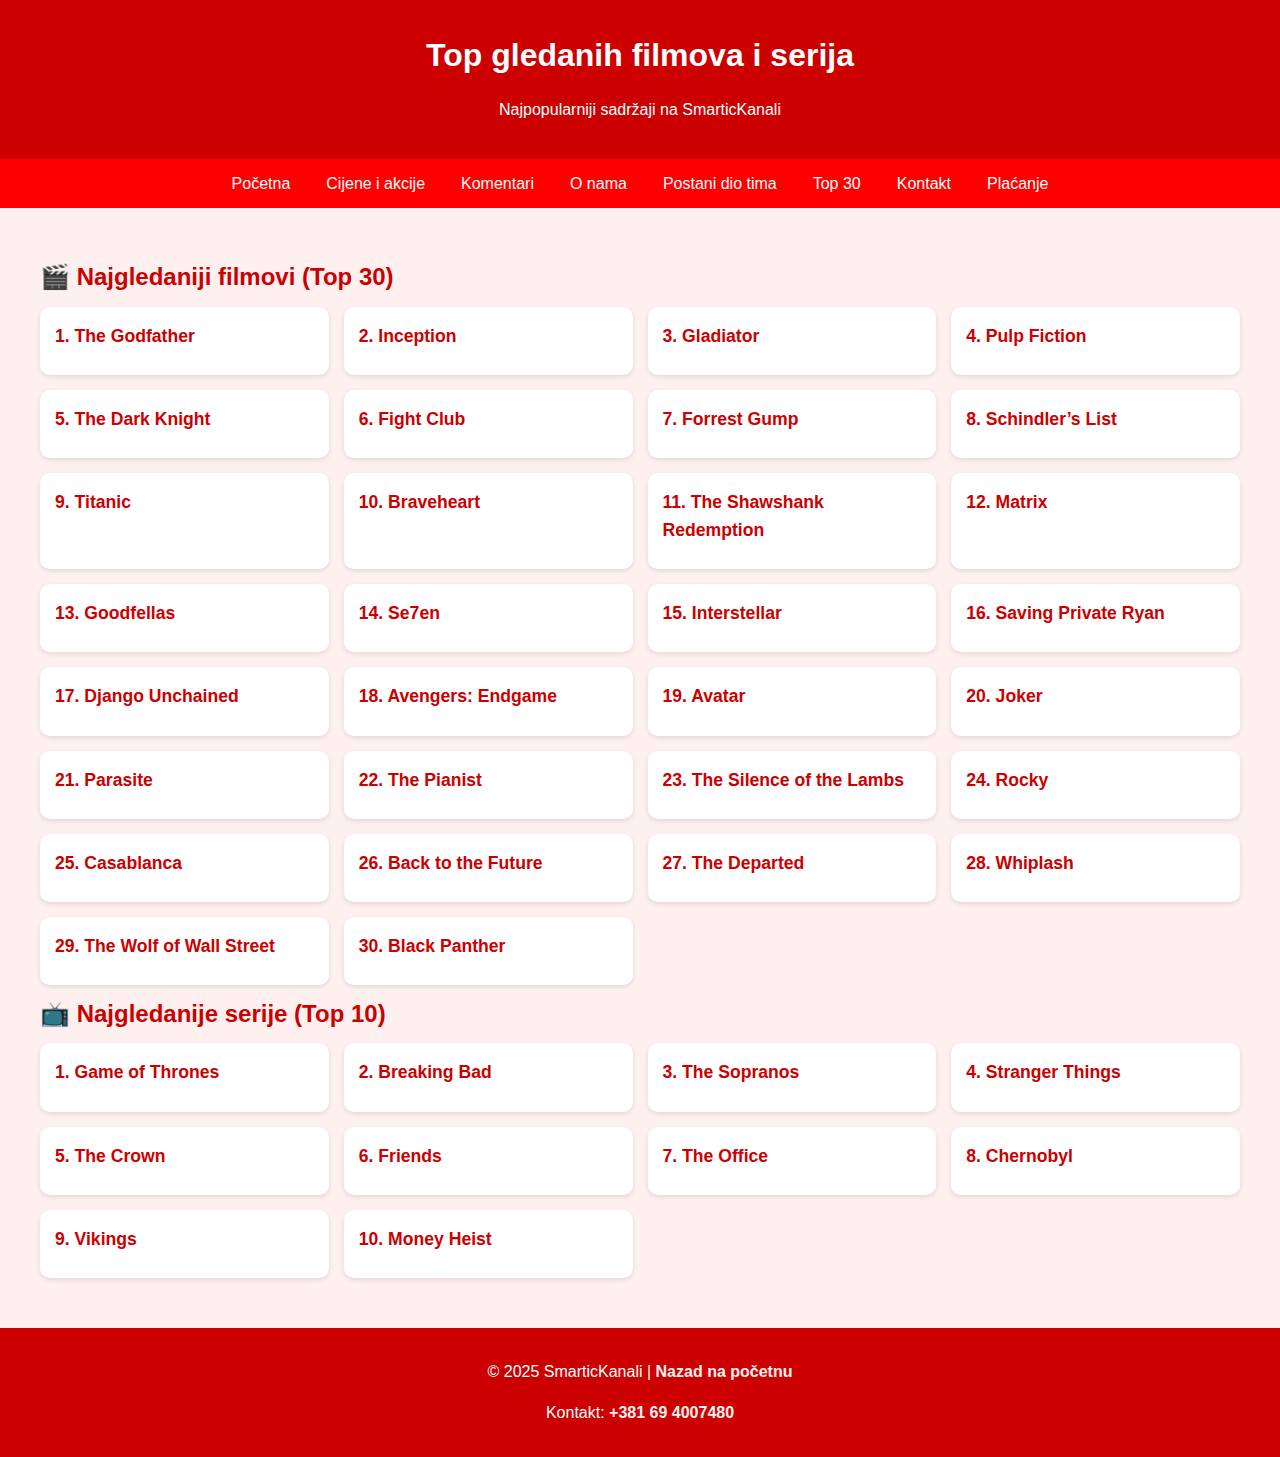
<file: top15.html>
<!DOCTYPE html>
<html lang="bs">
<head>
  <meta charset="UTF-8">
  <meta name="viewport" content="width=device-width, initial-scale=1.0">
  <title>Top sadržaji - SmarticKanali</title>
  <style>
    body {
      font-family: Arial, sans-serif;
      background: #fff0f0;
      margin: 0;
      padding: 0;
      line-height: 1.6;
      color: #c00;
    }
    header {
      background: #c00;
      color: #fff;
      padding: 20px;
      text-align: center;
    }
    h1, h2 {
      margin: 10px 0;
    }

    /* Navigacija */
    nav { background:#ff0000; display:flex; justify-content:center; flex-wrap:wrap; }
    nav a { color:#fff; text-decoration:none; padding:12px 18px; display:block; }
    nav a:hover { background:#ff4d4d; color:#fff; }

    /* Hamburger dugme */
    .menu-toggle { 
      display:none; 
      font-size:28px; 
      background:none; 
      border:none; 
      color:white; 
      cursor:pointer; 
      padding:12px 18px; 
    }
    @media (max-width:768px) {
      nav { display:none; flex-direction:column; text-align:center; }
      nav.show { display:flex; }
      .menu-toggle { display:block; background:#ff0000; width:100%; text-align:right; }
    }

    .container {
      max-width: 1200px;
      margin: 20px auto;
      padding: 20px;
    }
    .grid {
      display: grid;
      grid-template-columns: repeat(auto-fit, minmax(250px, 1fr));
      gap: 15px;
    }
    .card {
      background: #fff;
      padding: 15px;
      border-radius: 10px;
      box-shadow: 0 2px 5px rgba(0,0,0,0.1);
      transition: transform 0.2s;
    }
    .card:hover {
      transform: scale(1.03);
    }
    .card h3 {
      margin: 0 0 10px;
      font-size: 1.1em;
      color: #c00;
    }
    footer {
      text-align: center;
      padding: 15px;
      background: #c00;
      color: #fff;
      margin-top: 30px;
    }
    footer a {
      color: #fff0f0;
      text-decoration: none;
      font-weight: bold;
    }
  </style>
</head>
<body>
  <header>
    <h1>Top gledanih filmova i serija</h1>
    <p>Najpopularniji sadržaji na SmarticKanali</p>
    <button class="menu-toggle" onclick="toggleMenu()">☰</button>
  </header>

  <nav id="mainMenu">
    <a href="index.html">Početna</a>
    <a href="cjenovnik.html">Cijene i akcije</a>
    <a href="komentari.html">Komentari</a>
    <a href="onama.html">O nama</a>
    <a href="tim.html">Postani dio tima</a>
    <a href="top15.html">Top 30</a>
    <a href="kontakt.html">Kontakt</a>
    <a href="placanje.html">Plaćanje</a>
  </nav>

  <div class="container">
    <h2>🎬 Najgledaniji filmovi (Top 30)</h2>
    <div class="grid">
      <div class="card"><h3>1. The Godfather</h3></div>
      <div class="card"><h3>2. Inception</h3></div>
      <div class="card"><h3>3. Gladiator</h3></div>
      <div class="card"><h3>4. Pulp Fiction</h3></div>
      <div class="card"><h3>5. The Dark Knight</h3></div>
      <div class="card"><h3>6. Fight Club</h3></div>
      <div class="card"><h3>7. Forrest Gump</h3></div>
      <div class="card"><h3>8. Schindler’s List</h3></div>
      <div class="card"><h3>9. Titanic</h3></div>
      <div class="card"><h3>10. Braveheart</h3></div>
      <div class="card"><h3>11. The Shawshank Redemption</h3></div>
      <div class="card"><h3>12. Matrix</h3></div>
      <div class="card"><h3>13. Goodfellas</h3></div>
      <div class="card"><h3>14. Se7en</h3></div>
      <div class="card"><h3>15. Interstellar</h3></div>
      <div class="card"><h3>16. Saving Private Ryan</h3></div>
      <div class="card"><h3>17. Django Unchained</h3></div>
      <div class="card"><h3>18. Avengers: Endgame</h3></div>
      <div class="card"><h3>19. Avatar</h3></div>
      <div class="card"><h3>20. Joker</h3></div>
      <div class="card"><h3>21. Parasite</h3></div>
      <div class="card"><h3>22. The Pianist</h3></div>
      <div class="card"><h3>23. The Silence of the Lambs</h3></div>
      <div class="card"><h3>24. Rocky</h3></div>
      <div class="card"><h3>25. Casablanca</h3></div>
      <div class="card"><h3>26. Back to the Future</h3></div>
      <div class="card"><h3>27. The Departed</h3></div>
      <div class="card"><h3>28. Whiplash</h3></div>
      <div class="card"><h3>29. The Wolf of Wall Street</h3></div>
      <div class="card"><h3>30. Black Panther</h3></div>
    </div>

    <h2>📺 Najgledanije serije (Top 10)</h2>
    <div class="grid">
      <div class="card"><h3>1. Game of Thrones</h3></div>
      <div class="card"><h3>2. Breaking Bad</h3></div>
      <div class="card"><h3>3. The Sopranos</h3></div>
      <div class="card"><h3>4. Stranger Things</h3></div>
      <div class="card"><h3>5. The Crown</h3></div>
      <div class="card"><h3>6. Friends</h3></div>
      <div class="card"><h3>7. The Office</h3></div>
      <div class="card"><h3>8. Chernobyl</h3></div>
      <div class="card"><h3>9. Vikings</h3></div>
      <div class="card"><h3>10. Money Heist</h3></div>
    </div>
  </div>

  <footer>
    <p>&copy; 2025 SmarticKanali | <a href="index.html">Nazad na početnu</a></p>
    <p>Kontakt: <a href="https://wa.me/381694007480">+381 69 4007480</a></p>
  </footer>

  <script>
    function toggleMenu() {
      document.getElementById("mainMenu").classList.toggle("show");
    }
  </script>
</body>
</html>
</file>
<file: style.css>
/* Reset i osnovni stilovi */
* {
  margin: 0;
  padding: 0;
  box-sizing: border-box;
}

body {
  font-family: Arial, sans-serif;
  color: #fff;
  background: #fff;          /* Bijela pozadina umjesto tamnoplave */
  overflow-x: hidden;
  overflow-y: auto;
  position: relative;
}

/* Canvas tech pozadina */
#tech-bg {
  position: fixed;
  top: 0;
  left: 0;
  z-index: -1;
  width: 100%;
  height: 100%;
  background: #fff;          /* Bijela osnova ispod crvenih čestica */
}

/* Header */
header {
  background: rgba(204,0,0,0.9);   /* Crvena poluprozirna */
  color: #fff;
  padding: 20px;
  text-align: center;
  position: relative;
}

.menu-toggle {
  position: absolute;
  top: 20px;
  right: 20px;
  font-size: 28px;
  cursor: pointer;
  background: none;
  border: none;
  color: #fff;
}

/* Overlay meni */
.overlay {
  height: 100%;
  width: 0;
  position: fixed;
  z-index: 1000;
  top: 0;
  left: 0;
  background-color: rgba(204,0,0,0.95); /* Tamnija crvena */
  overflow-x: hidden;
  transition: 0.4s;
  padding-top: 60px;
}

.overlay a {
  display: block;
  text-decoration: none;
  font-size: 1.5em;
  color: #fff;
  padding: 15px;
  text-align: center;
  transition: 0.3s;
}

.overlay a:hover { background: #ffcccc; color:#c00; }

.overlay .closebtn {
  position: absolute;
  top: 15px;
  right: 30px;
  font-size: 40px;
  color: #fff;
  cursor: pointer;
}

/* Hero sekcija */
.hero {
  position: relative;
  color: #c00;
  text-align: center;
  padding: 80px 20px;
  z-index: 1;
}

.hero h1 { font-size: 2.5em; margin: 0; }
.hero p { font-size: 1.2em; margin-top: 15px; color:#c00; }

/* Brojači */
.counters {
  display: flex;
  flex-wrap: wrap;
  justify-content: center;
  gap: 40px;
  margin: 40px 0;
  position: relative;
  z-index: 1;
}

.counter-box {
  text-align: center;
  background: #fff;
  color: #c00;
  padding: 20px;
  border-radius: 12px;
  box-shadow: 0 2px 6px rgba(0,0,0,0.15);
  width: 180px;
  border: 2px solid #c00;
}

.counter-box h2 {
  color: #c00;
  font-size: 2em;
  margin: 0;
}

/* Content sekcije */
.content {
  max-width: 900px;
  margin: auto;
  padding: 20px;
  text-align: center;
  position: relative;
  z-index: 1;
}

.content h2 {
  font-size: 1.8em;
  color: #c00;
  margin-bottom: 15px;
}

.content p, .content li {
  font-size: 1.1em;
  line-height: 1.6;
  color: #c00;
}

.content ul {
  text-align: left;
  max-width: 700px;
  margin: 20px auto;
  list-style: none;
}

.content ul li::before {
  content: "✔ ";
  color: #c00;
}

/* Footer */
footer {
  background: rgba(204,0,0,0.9);
  color: #fff;
  text-align: center;
  padding: 15px;
  margin-top: 40px;
  position: relative;
  z-index: 1;
}

footer a {
  color: #fff;
  text-decoration: underline;
}

/* Aplikacije stranica */
.container-apps { max-width:1100px; margin:40px auto; padding:0 20px; }
.grid { display:grid; grid-template-columns:repeat(auto-fit, minmax(180px,1fr)); gap:20px; }
.card {
  background:#fff;
  color:#c00;
  border:2px solid #c00;
  border-radius:10px;
  padding:20px;
  text-align:center;
  transition:.3s;
}
.card:hover { transform:translateY(-5px); }
.card h3 { margin-top:0; color:#c00; }

/* Istaknuto polje */
.highlight {
  background:#c00;
  color:#fff;
  border-radius:10px;
  padding:30px 20px;
  text-align:center;
  margin:40px 0;
}
.highlight a.btn {
  display:inline-block;
  margin-top:15px;
  padding:12px 20px;
  background:#fff;
  color:#c00;
  text-decoration:none;
  border-radius:6px;
  font-weight:bold;
}
.highlight a.btn:hover {
  background:#f5f5f5;
  color:#a00;
}

/* Responsive */
@media screen and (max-width: 768px) {
  .counters { flex-direction: column; align-items: center; }
  .counter-box { width: 60%; }
}
</file>
